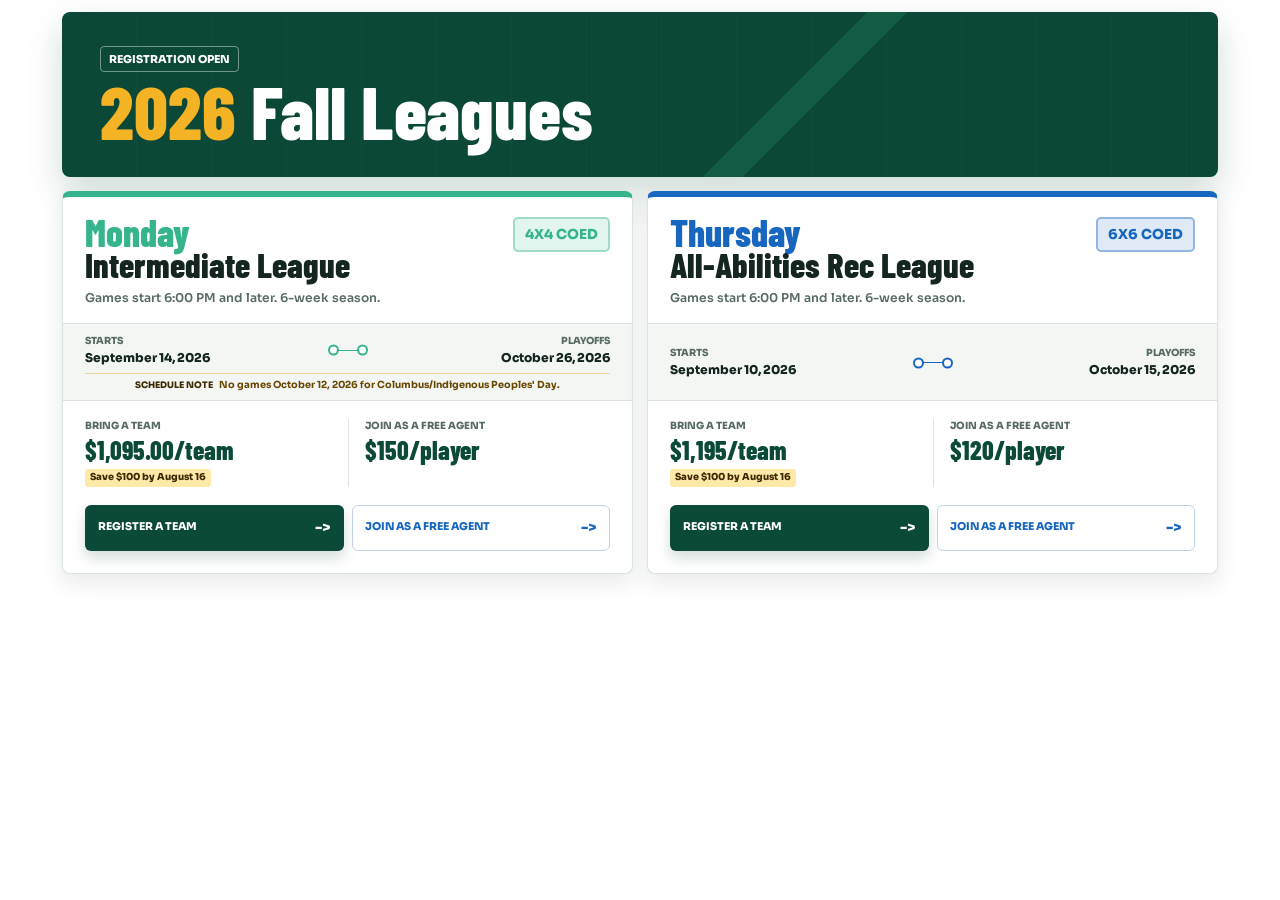
<file: qbk-calendars-suite/qbk-league-page/index.html>
<!doctype html>
<html lang="en">
  <head>
    <meta charset="UTF-8" />
    <meta name="viewport" content="width=device-width, initial-scale=1.0" />
    <title>QBK League Page</title>
    <link rel="preconnect" href="https://fonts.googleapis.com" />
    <link rel="preconnect" href="https://fonts.gstatic.com" crossorigin />
    <link
      href="https://fonts.googleapis.com/css2?family=Barlow+Condensed:wght@600;700;800&family=Sora:wght@400;500;600;700;800&display=swap"
      rel="stylesheet"
    />
    <link rel="stylesheet" href="./styles.css?v=20260724-17" />
  </head>
  <body>
    <main class="layout">
      <section class="panel leagues-panel">
        <header class="season-banner">
          <div class="season-copy">
            <div class="league-kicker">REGISTRATION OPEN</div>
            <h1><span>2026</span> Fall Leagues</h1>
          </div>
        </header>
        <div class="league-grid" id="league-grid"></div>
      </section>
    </main>

    <script src="./app.js?v=20260724-12"></script>
  </body>
</html>
</file>
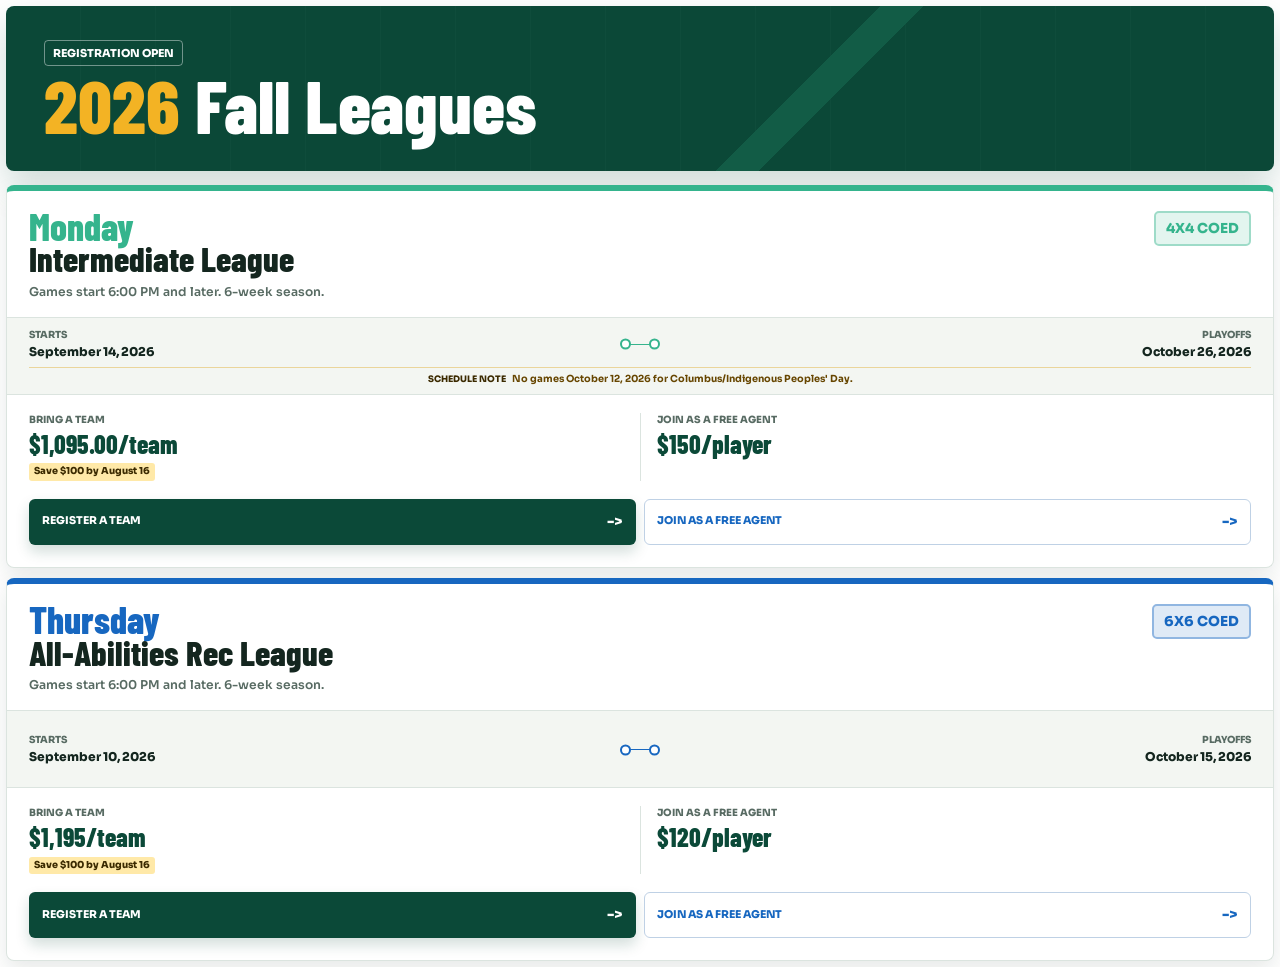
<file: qbk-calendars-suite/qbk-league-page/widget-mobile.html>
<!doctype html>
<html lang="en">
  <head>
    <meta charset="UTF-8" />
    <meta name="viewport" content="width=device-width, initial-scale=1.0" />
    <title>QBK League Page</title>
    <link rel="preconnect" href="https://fonts.googleapis.com" />
    <link rel="preconnect" href="https://fonts.gstatic.com" crossorigin />
    <link
      href="https://fonts.googleapis.com/css2?family=Barlow+Condensed:wght@600;700;800&family=Sora:wght@400;500;600;700;800&display=swap"
      rel="stylesheet"
    />
    <link rel="stylesheet" href="./styles.css?v=20260724-17" />
  </head>
  <body class="embed-mobile">
    <main class="layout">
      <section class="panel leagues-panel">
        <header class="season-banner">
          <div class="season-copy">
            <div class="league-kicker">REGISTRATION OPEN</div>
            <h1><span>2026</span> Fall Leagues</h1>
          </div>
        </header>
        <div class="league-grid" id="league-grid"></div>
      </section>
    </main>

    <script src="./app.js?v=20260724-12"></script>
  </body>
</html>
</file>
<file: qbk-calendars-suite/qbk-league-page/styles.css>
:root {
  --ink: #14261f;
  --muted: #586b63;
  --forest: #0b4938;
  --green: #35b48d;
  --blue: #1767c0;
  --yellow: #f3b324;
  --red: #c84a3a;
  --paper: #f3f6f2;
  --surface: #ffffff;
  --line: #dbe4df;
  --shadow: rgba(20, 38, 31, 0.1);
}

* {
  box-sizing: border-box;
}

html {
  overflow-x: hidden;
  overflow-y: auto;
  -webkit-overflow-scrolling: touch;
}

body {
  margin: 0;
  min-height: 100vh;
  color: var(--ink);
  font-family: "Sora", sans-serif;
  background: transparent;
  overflow-x: hidden;
  overflow-y: auto;
  -webkit-overflow-scrolling: touch;
  touch-action: pan-y pinch-zoom;
}

h1,
h2,
h3,
p {
  margin: 0;
}

.layout {
  width: min(1180px, 100%);
  margin: 0 auto;
  padding: 12px;
}

.panel {
  min-width: 0;
}

.season-banner {
  position: relative;
  isolation: isolate;
  overflow: hidden;
  display: grid;
  grid-template-columns: minmax(0, 1fr);
  grid-template-areas: "copy";
  gap: 0;
  padding: 34px 38px;
  border-radius: 8px;
  color: #ffffff;
  background: var(--forest);
  box-shadow: 0 16px 36px rgba(11, 73, 56, 0.2);
}

.season-banner::after {
  content: "";
  position: absolute;
  inset: 0;
  z-index: -1;
  opacity: 0.18;
  background:
    linear-gradient(135deg, transparent 0 61%, var(--green) 61% 64%, transparent 64%),
    repeating-linear-gradient(90deg, transparent 0 74px, rgba(255, 255, 255, 0.11) 74px 75px);
  pointer-events: none;
}

.season-copy {
  grid-area: copy;
  align-self: center;
  min-width: 0;
}

.league-kicker {
  width: fit-content;
  margin-bottom: 8px;
  padding: 5px 8px;
  border: 1px solid rgba(255, 255, 255, 0.42);
  border-radius: 4px;
  color: #ffffff;
  font-size: 0.68rem;
  font-weight: 800;
  letter-spacing: 0;
}

.season-copy h1 {
  color: #ffffff;
  font-family: "Barlow Condensed", sans-serif;
  font-size: 4.65rem;
  line-height: 0.84;
  font-weight: 800;
  letter-spacing: 0;
  white-space: nowrap;
}

.season-copy h1 span {
  color: var(--yellow);
}

.deadline-banner {
  grid-area: deadline;
  align-self: center;
  display: grid;
  align-items: center;
  gap: 7px;
  min-height: 94px;
  padding: 18px 20px;
  border-radius: 6px;
  color: #3b2a00;
  background: var(--yellow);
  text-align: center;
}

.deadline-banner span {
  font-size: 0.74rem;
  font-weight: 800;
  text-transform: uppercase;
}

.deadline-banner strong {
  font-family: "Barlow Condensed", sans-serif;
  font-size: 1.65rem;
  line-height: 0.95;
  font-weight: 800;
}

.league-grid {
  display: grid;
  grid-template-columns: repeat(2, minmax(0, 1fr));
  grid-auto-rows: 1fr;
  align-items: stretch;
  gap: 14px;
  padding-top: 14px;
}

.league-card {
  --accent: var(--green);
  position: relative;
  min-width: 0;
  display: grid;
  grid-template-rows: auto;
  align-content: start;
  height: 100%;
  overflow: hidden;
  border: 1px solid var(--line);
  border-top: 6px solid var(--accent);
  border-radius: 8px;
  background: var(--surface);
  box-shadow: 0 9px 22px var(--shadow);
  animation: card-enter 420ms ease both;
}

.league-card[data-day="tuesday"] {
  --accent: var(--blue);
  animation-delay: 60ms;
}

.league-card[data-day="wednesday"] {
  --accent: var(--green);
  animation-delay: 120ms;
}

.league-card[data-day="thursday"] {
  --accent: var(--blue);
  animation-delay: 180ms;
}

.league-top {
  grid-row: 1;
  position: relative;
  display: block;
  padding: 20px 22px 16px;
}

.league-labels {
  position: absolute;
  top: 20px;
  right: 22px;
  display: grid;
  justify-items: end;
  gap: 6px;
}

.format-label {
  flex: 0 0 auto;
  min-height: 34px;
  display: inline-flex;
  align-items: center;
  padding: 7px 10px;
  border: 2px solid color-mix(in srgb, var(--accent) 48%, #ffffff);
  border-radius: 5px;
  color: var(--accent);
  background: color-mix(in srgb, var(--accent) 14%, #ffffff);
  font-size: 0.86rem;
  font-weight: 800;
  text-transform: uppercase;
  white-space: nowrap;
}

.league-title {
  max-width: none;
  display: grid;
  gap: 2px;
  color: var(--ink);
  font-family: "Barlow Condensed", sans-serif;
  font-weight: 800;
  letter-spacing: 0;
}

.title-day {
  color: var(--accent);
  font-size: 2.35rem;
  line-height: 0.82;
}

.title-rest {
  color: var(--ink);
  font-size: 2.15rem;
  line-height: 0.94;
}

.start-time {
  margin-top: 8px;
  color: var(--muted);
  font-size: 0.76rem;
  line-height: 1.4;
  font-weight: 600;
}

.season-path {
  grid-row: 2;
  display: grid;
  grid-template-columns: minmax(0, 1fr) 52px minmax(0, 1fr);
  align-items: center;
  height: 78px;
  min-height: 0;
  padding: 10px 22px 8px;
  border-top: 1px solid var(--line);
  border-bottom: 1px solid var(--line);
  background: var(--paper);
}

.season-path.has-note {
  grid-template-rows: 1fr auto;
  row-gap: 6px;
}

.date-block {
  min-width: 0;
}

.date-block-end {
  text-align: right;
}

.date-block span {
  display: block;
  margin-bottom: 4px;
  color: var(--muted);
  font-size: 0.61rem;
  font-weight: 800;
  text-transform: uppercase;
}

.date-block strong {
  display: block;
  color: var(--ink);
  font-size: 0.76rem;
  line-height: 1.25;
  font-weight: 800;
}

.path-line {
  position: relative;
  height: 1px;
  margin: 0 9px;
  background: var(--accent);
}

.path-line::before,
.path-line::after {
  content: "";
  position: absolute;
  top: 50%;
  width: 7px;
  height: 7px;
  border: 2px solid var(--accent);
  border-radius: 50%;
  background: var(--surface);
  transform: translateY(-50%);
}

.path-line::before {
  left: -3px;
}

.path-line::after {
  right: -3px;
}

.league-note {
  min-width: 0;
  grid-column: 1 / -1;
  align-self: end;
  padding-top: 5px;
  border-top: 1px solid #ead59b;
  color: #674600;
  font-size: 0.61rem;
  line-height: 1.3;
  font-weight: 600;
  text-align: center;
}

.league-note span {
  display: inline;
  margin-right: 6px;
  color: #3b2a00;
  font-size: 0.56rem;
  font-weight: 800;
  text-transform: uppercase;
}

.league-note strong {
  display: inline;
  font-weight: 700;
}

.registration-options {
  grid-row: 3;
  display: grid;
  grid-template-columns: repeat(2, minmax(0, 1fr));
  margin: 0 22px;
  padding: 18px 0;
}

.registration-option {
  min-width: 0;
  padding-right: 16px;
}

.registration-option + .registration-option {
  padding-right: 0;
  padding-left: 16px;
  border-left: 1px solid var(--line);
}

.option-label {
  margin-bottom: 5px;
  color: var(--muted);
  font-size: 0.62rem;
  font-weight: 800;
  text-transform: uppercase;
}

.option-price {
  color: var(--forest);
  font-family: "Barlow Condensed", sans-serif;
  font-size: 1.6rem;
  line-height: 1;
  font-weight: 800;
  overflow-wrap: anywhere;
}

.option-detail {
  margin-top: 6px;
  color: var(--muted);
  font-size: 0.66rem;
  line-height: 1.35;
}

.discount-highlight {
  width: fit-content;
  margin-top: 7px;
  padding: 3px 5px;
  border-radius: 3px;
  color: #3b2a00;
  background: #ffe9a8;
  font-size: 0.6rem;
  line-height: 1.2;
  font-weight: 800;
}

.league-actions {
  grid-row: 4;
  display: grid;
  grid-template-columns: repeat(2, minmax(0, 1fr));
  gap: 8px;
  padding: 0 22px 22px;
}

.cta {
  min-width: 0;
  min-height: 46px;
  display: inline-flex;
  align-items: center;
  justify-content: space-between;
  gap: 10px;
  padding: 11px 12px;
  border: 1px solid transparent;
  border-radius: 6px;
  color: inherit;
  font-size: 0.67rem;
  line-height: 1.2;
  font-weight: 800;
  text-decoration: none;
  text-transform: uppercase;
  transition:
    transform 150ms ease,
    box-shadow 150ms ease,
    border-color 150ms ease;
}

.cta-arrow {
  flex: 0 0 auto;
  font-size: 0.9rem;
}

.cta-primary {
  color: #ffffff;
  background: var(--forest);
  box-shadow: 0 7px 14px rgba(11, 73, 56, 0.18);
}

.cta-secondary {
  color: var(--blue);
  border-color: #bfd1e5;
  background: #ffffff;
}

.cta:hover {
  transform: translateY(-2px);
}

.cta-primary:hover {
  box-shadow: 0 10px 18px rgba(11, 73, 56, 0.24);
}

.cta-secondary:hover {
  border-color: var(--blue);
}

.cta:focus-visible {
  outline: 3px solid var(--yellow);
  outline-offset: 2px;
}

@keyframes card-enter {
  from {
    opacity: 0;
    transform: translateY(10px);
  }

  to {
    opacity: 1;
    transform: translateY(0);
  }
}

@media (max-width: 880px) {
  .season-banner {
    grid-template-columns: 1fr;
    grid-template-areas: "copy";
  }

  .league-grid {
    grid-template-columns: 1fr;
  }

  .league-card {
    min-height: 0;
  }
}

@media (max-width: 620px) {
  .layout {
    padding: 8px;
  }

  .season-banner {
    gap: 22px;
    padding: 25px 20px;
  }

  .season-copy h1 {
    font-size: 2.65rem;
  }

  .deadline-banner {
    align-items: flex-start;
    gap: 3px;
    min-height: 0;
    padding: 14px 16px;
    text-align: left;
  }

  .league-top {
    position: relative;
    padding: 18px 17px 14px;
  }

  .league-labels {
    top: 11px;
    right: 11px;
  }

  .league-title {
    gap: 1px;
  }

  .format-label {
    min-height: 30px;
    padding: 6px 8px;
    font-size: 0.74rem;
  }

  .title-day {
    font-size: 2.05rem;
  }

  .title-rest {
    font-size: 1.9rem;
  }

  .season-path {
    grid-template-columns: minmax(0, 1fr) 34px minmax(0, 1fr);
    height: auto;
    min-height: 78px;
    padding: 12px 17px;
  }

  .season-path.has-note {
    grid-template-columns: minmax(0, 1fr) 34px minmax(0, 1fr);
    row-gap: 6px;
  }

  .season-path.has-note .league-note {
    padding-top: 6px;
  }

  .date-block strong {
    font-size: 0.67rem;
  }

  .registration-options {
    margin: 0 17px;
    padding: 16px 0;
  }

  .option-price {
    font-size: 1.4rem;
  }

  .league-actions {
    grid-template-columns: 1fr;
    padding: 0 17px 17px;
  }
}

@media (max-width: 360px) {
  .season-copy h1 {
    font-size: 2.25rem;
  }

  .title-day {
    font-size: 1.9rem;
  }

  .title-rest {
    font-size: 1.72rem;
  }

  .option-label {
    font-size: 0.52rem;
    white-space: nowrap;
  }

  .option-price {
    font-size: 1.1rem;
    white-space: nowrap;
    overflow-wrap: normal;
  }

  .discount-highlight {
    font-size: 0.5rem;
    white-space: nowrap;
  }
}

body.embed-mobile {
  min-height: auto;
}

body.embed-mobile .layout {
  width: 100%;
  max-width: none;
  padding: 6px;
}

body.embed-mobile .league-grid {
  grid-template-columns: 1fr;
  grid-auto-rows: auto;
  gap: 10px;
}

body.embed-mobile .league-card {
  min-height: 0;
}

body.embed-mobile .season-path {
  height: auto;
  min-height: 78px;
}

@media (prefers-reduced-motion: reduce) {
  .league-card {
    animation: none;
  }

  .cta {
    transition: none;
  }
}
</file>
